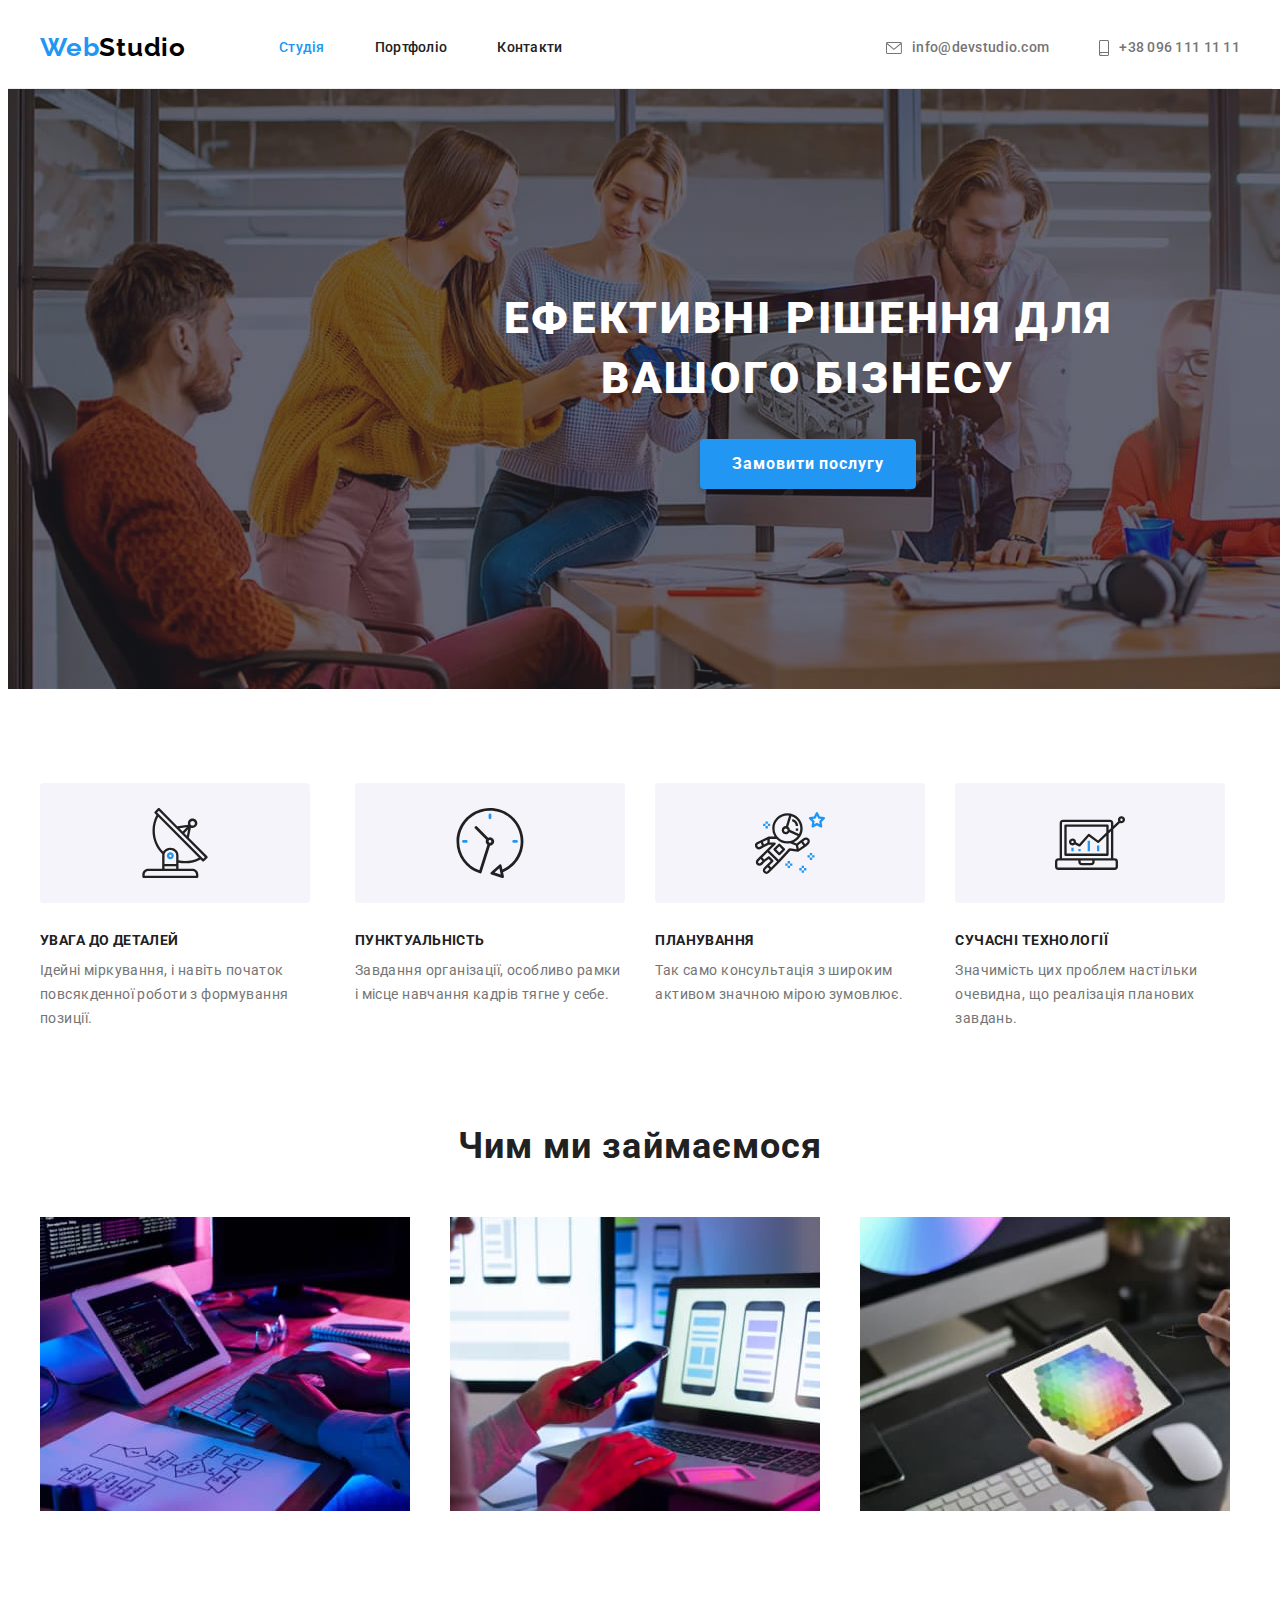
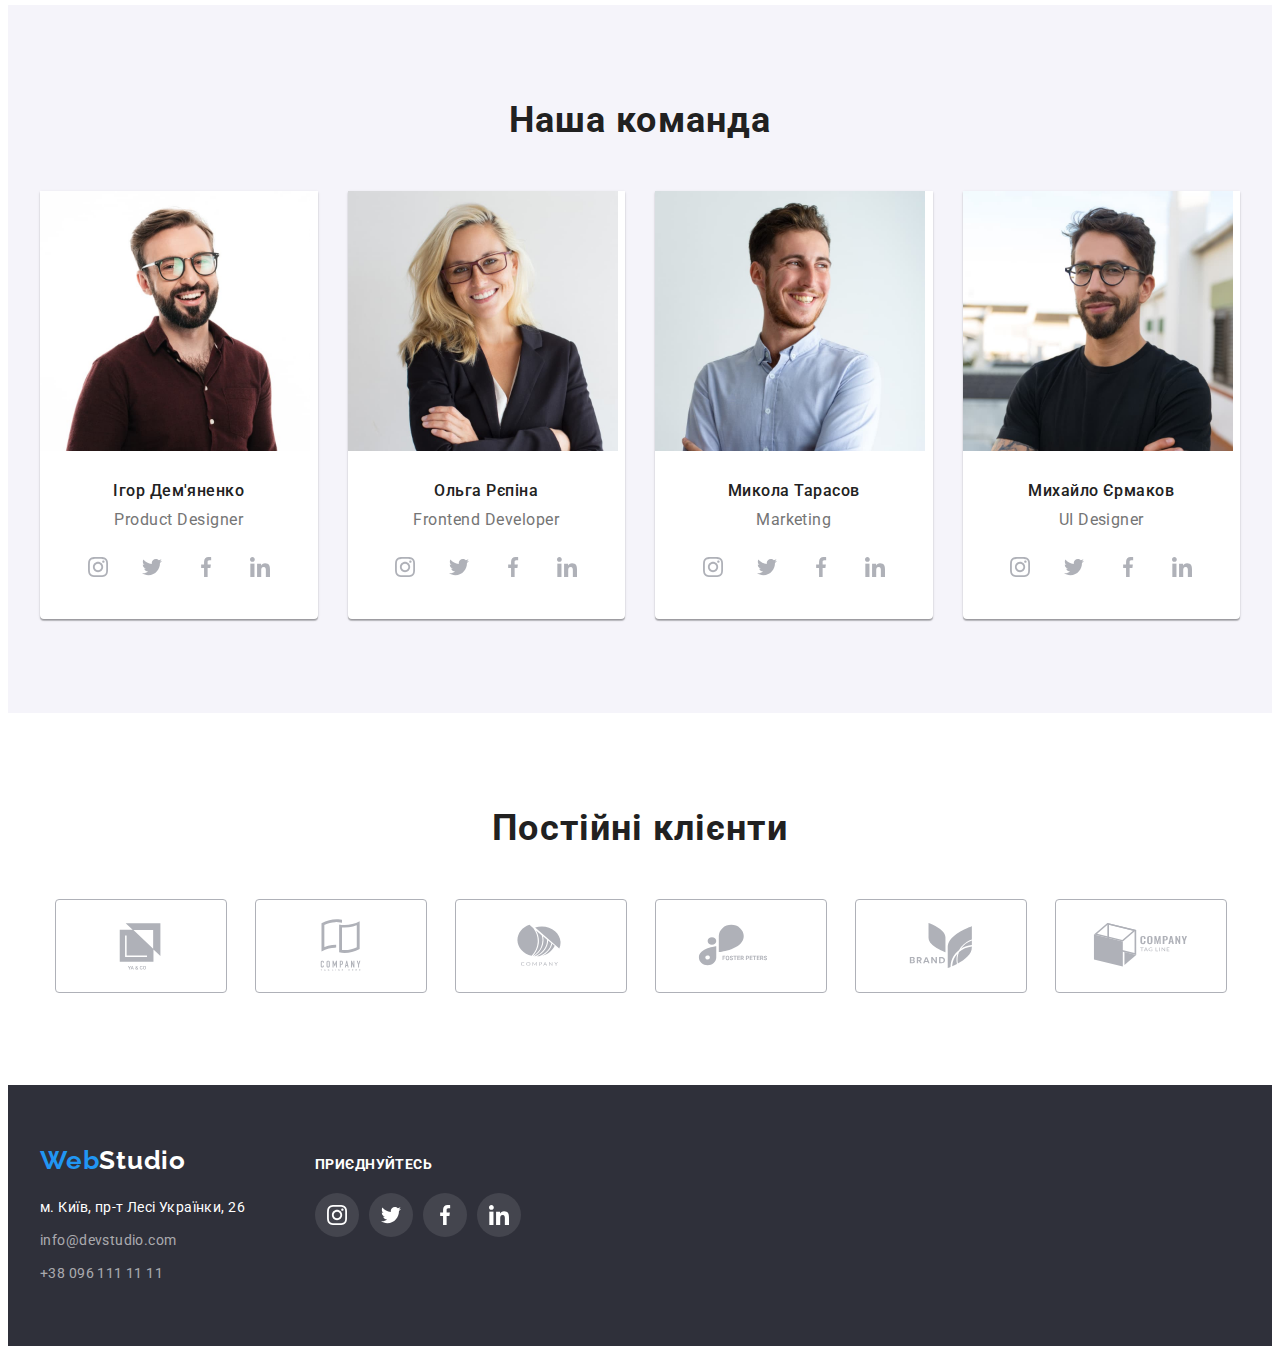
<file: index.html>
<!DOCTYPE html>
<html lang="uk">
  <head>
    <meta charset="UTF-8" />
    <meta http-equiv="X-UA-Compatible" content="IE=edge" />
    <meta name="viewport" content="width=device-width, initial-scale=1.0" />
    <link rel="preconnect" href="https://fonts.googleapis.com" />
    <link rel="preconnect" href="https://fonts.gstatic.com" crossorigin />
    <link
      href="https://fonts.googleapis.com/css2?family=Raleway:wght@700&family=Roboto:wght@400;500;700;900&display=swap"
      rel="stylesheet"
    />
    <link
      rel="stylesheet"
      href="https://cdnjs.cloudflare.com/ajax/libs/modern-normalize/1.1.0/modern-normalize.min.css"
      integrity="sha512-wpPYUAdjBVSE4KJnH1VR1HeZfpl1ub8YT/NKx4PuQ5NmX2tKuGu6U/JRp5y+Y8XG2tV+wKQpNHVUX03MfMFn9Q=="
      crossorigin="anonymous"
      referrerpolicy="no-referrer"
    />
    <link rel="stylesheet" href="./css/styles.css" />
    <title>Вебстудія</title>
  </head>
  <body>
    <header class="headsite">
      <div class="container main-nav">
        <nav class="site-nav">
          <a href="./index.html" lang="en" class="logo">Web<span class="logo-dark">Studio</span></a>
          <ul class="otherpages-list list">
            <li class="otherpages-item">
              <a href="./index.html" class="otherpages-link link current">Студія</a>
            </li>
            <li class="otherpages-item">
              <a href="./portfolio.html" target="_parent" class="otherpages-link link">Портфоліо</a>
            </li>
            <li class="otherpages-item"><a href="#" class="otherpages-link link">Контакти</a></li>
          </ul>
        </nav>
        <ul class="contacts-list list">
          <li class="contacts-item">
            <a href="mailto:info@devstudio.com" lang="en" class="contacts-link link">
              <svg class="contacts-icon-mail" width="16" height="12">
                <use href="./images/symbol-defso.svg#icon-envelope"></use>
              </svg>
              info@devstudio.com</a
            >
          </li>
          <li class="contacts-item">
            <a href="tel:+380961111111" class="contacts-link link">
              <svg class="contacts-icon-tel" width="10" height="16">
                <use href="./images/symbol-defso.svg#icon-smartphone"></use>
              </svg>

              +38 096 111 11 11</a
            >
          </li>
        </ul>
      </div>
    </header>
    <main>
      <section class="hero">
        <div class="container">
          <h1 class="hero-title">Ефективні рішення для вашого бізнесу</h1>
          <button type="button" class="hero-button button">Замовити послугу</button>
        </div>
      </section>
      <section class="section">
        <div class="container">
          <h2 class="benefits-title">Наші переваги</h2>
          <ul class="benefits-list list">
            <li class="benefits-item">
              <div class="benefits-icon-container">
                <svg width="70" height="70">
                  <use href="./images/symbol-defso.svg#icon-antenna"></use>
                </svg>
              </div>
              <h3 class="benefits-subtitle">Увага до деталей</h3>
              <p class="benefits-ph">
                Ідейні міркування, і навіть початок повсякденної роботи з формування позиції.
              </p>
            </li>
            <li class="benefits-item">
              <div class="benefits-icon-container">
                <svg width="70" height="70">
                  <use href="./images/symbol-defso.svg#icon-clock"></use>
                </svg>
              </div>
              <h3 class="benefits-subtitle">Пунктуальність</h3>
              <p class="benefits-ph">
                Завдання організації, особливо рамки і місце навчання кадрів тягне у себе.
              </p>
            </li>
            <li class="benefits-item">
              <div class="benefits-icon-container">
                <svg width="70" height="70">
                  <use href="./images/symbol-defso.svg#icon-astronaut"></use>
                </svg>
              </div>
              <h3 class="benefits-subtitle">Планування</h3>
              <p class="benefits-ph">
                Так само консультація з широким активом значною мірою зумовлює.
              </p>
            </li>
            <li class="benefits-item">
              <div class="benefits-icon-container">
                <svg width="70" height="70">
                  <use href="./images/symbol-defso.svg#icon-diagram"></use>
                </svg>
              </div>
              <h3 class="benefits-subtitle">Сучасні технології</h3>
              <p class="benefits-ph">
                Значимість цих проблем настільки очевидна, що реалізація планових завдань.
              </p>
            </li>
          </ul>
        </div>
      </section>
      <section class="section what-we-do">
        <div class="container">
          <h2 class="what-we-do-title title">Чим ми займаємося</h2>
          <ul class="what-we-do-list list">
            <li class="what-we-to-do-item">
              <img
                src="./images/img.jpg"
                alt="програміст на ноутбуком"
                class="what-we-to-do-img"
                width="370"
              />
            </li>
            <li class="what-we-to-do-item">
              <img
                src="./images/img1.jpg"
                alt="розробник мобільних додатків"
                class="what-we-to-do-img"
                width="370"
              />
            </li>
            <li class="what-we-to-do-item">
              <img
                src="./images/img2.jpg"
                alt="креативний дизайнер"
                class="what-we-to-do-img"
                width="370"
              />
            </li>
          </ul>
        </div>
      </section>
      <section class="section our-team">
        <div class="container">
          <h2 class="our-team-title title">Наша команда</h2>
          <ul class="our-team-list list">
            <li class="our-team-item">
              <img
                src="./images/productdesigner.jpg"
                alt="фото Ігора Дем'яненко"
                class="our-team-img"
                width="270"
              />
              <div class="our-team-names">
                <h3 class="our-team-subtitle">Ігор Дем'яненко</h3>
                <p class="our-team-ph" lang="en">Product Designer</p>
                <ul class="soc-list list">
                  <li class="soc-item">
                    <a
                      href="https://www.instagram.com"
                      target="_blank"
                      rel="noopener noreferrer"
                      class="soc-link link"
                    >
                      <svg class="soc-icon" width="20" height="20">
                        <use href="./images/symbol-defso.svg#icon-instagram"></use></svg
                    ></a>
                  </li>
                  <li class="soc-item">
                    <a
                      href="https://twitter.com"
                      target="_blank"
                      rel="noopener noreferrer nofollov"
                      class="soc-link link"
                    >
                      <svg class="soc-icon" width="20" height="20">
                        <use href="./images/symbol-defso.svg#icon-twitter"></use></svg
                    ></a>
                  </li>
                  <li class="soc-item">
                    <a
                      href="https://facebook.com"
                      target="_blank"
                      rel="noopener noreferrer nofollov"
                      class="soc-link link"
                    >
                      <svg class="soc-icon" width="20" height="20">
                        <use href="./images/symbol-defso.svg#icon-facebook"></use></svg
                    ></a>
                  </li>
                  <li class="soc-item">
                    <a
                      href="https://linkedin.com"
                      target="_blank"
                      rel="noopener noreferrer nofollov"
                      class="soc-link link"
                    >
                      <svg class="soc-icon" width="20" height="20">
                        <use href="./images/symbol-defso.svg#icon-linkedin"></use></svg
                    ></a>
                  </li>
                </ul>
              </div>
            </li>
            <li class="our-team-item">
              <img
                src="./images/frontenddeveloper.jpg"
                alt="фото Ольги Рєпіної"
                class="our-team-img"
                width="270"
              />
              <div class="our-team-names">
                <h3 class="our-team-subtitle">Ольга Рєпіна</h3>
                <p class="our-team-ph" lang="en">Frontend Developer</p>
                <ul class="soc-list list">
                  <li class="soc-item">
                    <a
                      href="https://www.instagram.com"
                      target="_blank"
                      rel="noopener noreferrer"
                      class="soc-link link"
                    >
                      <svg class="soc-icon" width="20" height="20">
                        <use href="./images/symbol-defso.svg#icon-instagram"></use></svg
                    ></a>
                  </li>
                  <li class="soc-item">
                    <a
                      href="https://twitter.com"
                      target="_blank"
                      rel="noopener noreferrer nofollov"
                      class="soc-link link"
                    >
                      <svg class="soc-icon" width="20" height="20">
                        <use href="./images/symbol-defso.svg#icon-twitter"></use></svg
                    ></a>
                  </li>
                  <li class="soc-item">
                    <a
                      href="https://facebook.com"
                      target="_blank"
                      rel="noopener noreferrer nofollov"
                      class="soc-link link"
                    >
                      <svg class="soc-icon" width="20" height="20">
                        <use href="./images/symbol-defso.svg#icon-facebook"></use></svg
                    ></a>
                  </li>
                  <li class="soc-item">
                    <a
                      href="https://linkedin.com"
                      target="_blank"
                      rel="noopener noreferrer nofollov"
                      class="soc-link link"
                    >
                      <svg class="soc-icon" width="20" height="20">
                        <use href="./images/symbol-defso.svg#icon-linkedin"></use></svg
                    ></a>
                  </li>
                </ul>
              </div>
            </li>
            <li class="our-team-item">
              <img
                src="./images/marketing.jpg"
                alt="фото Миколи Тарасова"
                class="our-team-img"
                width="270"
              />
              <div class="our-team-names">
                <h3 class="our-team-subtitle">Микола Тарасов</h3>
                <p class="our-team-ph" lang="en">Marketing</p>
                <ul class="soc-list list">
                  <li class="soc-item">
                    <a
                      href="https://www.instagram.com"
                      target="_blank"
                      rel="noopener noreferrer"
                      class="soc-link link"
                    >
                      <svg class="soc-icon" width="20" height="20">
                        <use href="./images/symbol-defso.svg#icon-instagram"></use></svg
                    ></a>
                  </li>
                  <li class="soc-item">
                    <a
                      href="https://twitter.com"
                      target="_blank"
                      rel="noopener noreferrer nofollov"
                      class="soc-link link"
                    >
                      <svg class="soc-icon" width="20" height="20">
                        <use href="./images/symbol-defso.svg#icon-twitter"></use></svg
                    ></a>
                  </li>
                  <li class="soc-item">
                    <a
                      href="https://facebook.com"
                      target="_blank"
                      rel="noopener noreferrer nofollov"
                      class="soc-link link"
                    >
                      <svg class="soc-icon" width="20" height="20">
                        <use href="./images/symbol-defso.svg#icon-facebook"></use></svg
                    ></a>
                  </li>
                  <li class="soc-item">
                    <a
                      href="https://linkedin.com"
                      target="_blank"
                      rel="noopener noreferrer nofollov"
                      class="soc-link link"
                    >
                      <svg class="soc-icon" width="20" height="20">
                        <use href="./images/symbol-defso.svg#icon-linkedin"></use></svg
                    ></a>
                  </li>
                </ul>
              </div>
            </li>
            <li class="our-team-item">
              <img
                src="./images/uidesigner.jpg"
                alt="фото Михайла Єрмакова"
                class="our-team-img"
                width="270"
              />
              <div class="our-team-names">
                <h3 class="our-team-subtitle">Михайло Єрмаков</h3>
                <p class="our-team-ph" lang="en">UI Designer</p>
                <ul class="soc-list list">
                  <li class="soc-item">
                    <a
                      href="https://www.instagram.com"
                      target="_blank"
                      rel="noopener noreferrer"
                      class="soc-link link"
                    >
                      <svg class="soc-icon" width="20" height="20">
                        <use href="./images/symbol-defso.svg#icon-instagram"></use></svg
                    ></a>
                  </li>
                  <li class="soc-item">
                    <a
                      href="https://twitter.com"
                      target="_blank"
                      rel="noopener noreferrer nofollov"
                      class="soc-link link"
                    >
                      <svg class="soc-icon" width="20" height="20">
                        <use href="./images/symbol-defso.svg#icon-twitter"></use></svg
                    ></a>
                  </li>
                  <li class="soc-item">
                    <a
                      href="https://facebook.com"
                      target="_blank"
                      rel="noopener noreferrer nofollov"
                      class="soc-link link"
                    >
                      <svg class="soc-icon" width="20" height="20">
                        <use href="./images/symbol-defso.svg#icon-facebook"></use></svg
                    ></a>
                  </li>
                  <li class="soc-item">
                    <a
                      href="https://linkedin.com"
                      target="_blank"
                      rel="noopener noreferrer nofollov"
                      class="soc-link link"
                    >
                      <svg class="soc-icon" width="20" height="20">
                        <use href="./images/symbol-defso.svg#icon-linkedin"></use></svg
                    ></a>
                  </li>
                </ul>
              </div>
            </li>
          </ul>
        </div>
      </section>
      <section class="section">
        <div class="container">
          <h2 class="regular-customers-title title">Постійні клієнти</h2>
          <ul class="regular-customer-list list">
            <li class="regular-customer-item">
              <a href="#" class="regular-customer-link link">
                <svg class="regular-customer-icon" width="106px" height="60px">
                  <use href="./images/symbol-defso.svg#icon-logoa"></use>
                </svg>
              </a>
            </li>
            <li class="regular-customer-item">
              <a href="#" class="regular-customer-link link">
                <svg class="regular-customer-icon" width="106px" height="60px">
                  <use href="./images/symbol-defso.svg#icon-logob"></use>
                </svg>
              </a>
            </li>
            <li class="regular-customer-item">
              <a href="#" class="regular-customer-link link">
                <svg class="regular-customer-icon" width="106px" height="60px">
                  <use href="./images/symbol-defso.svg#icon-logoc"></use>
                </svg>
              </a>
            </li>
            <li class="regular-customer-item">
              <a href="#" class="regular-customer-link link">
                <svg class="regular-customer-icon" width="106px" height="60px">
                  <use href="./images/symbol-defso.svg#icon-logod"></use>
                </svg>
              </a>
            </li>
            <li class="regular-customer-item">
              <a href="#" class="regular-customer-link link">
                <svg class="regular-customer-icon" width="106px" height="60px">
                  <use href="./images/symbol-defso.svg#icon-logoe"></use>
                </svg>
              </a>
            </li>
            <li class="regular-customer-item">
              <a href="#" class="regular-customer-link link">
                <svg class="regular-customer-icon" width="106px" height="60px">
                  <use href="./images/symbol-defso.svg#icon-logof"></use>
                </svg>
              </a>
            </li>
          </ul>
        </div>
      </section>
    </main>
    <footer class="footsite">
      <div class="container foot">
        <div class="left-foot">
          <a href="#" lang="en" class="logo">Web<span class="logo-light">Studio</span></a>
          <address class="address-section">
            <ul class="address-list list">
              <li class="address-item">
                <a
                  href="https://www.google.com/maps/place/%D0%B1%D1%83%D0%BB%D1%8C%D0%B2%D0%B0%D1%80+%D0%9B%D0%B5%D1%81%D1%96+%D0%A3%D0%BA%D1%80%D0%B0%D1%97%D0%BD%D0%BA%D0%B8,+26,+%D0%9A%D0%B8%D1%97%D0%B2,+02000/@50.4265807,30.5383858,17z/data=!3m1!4b1!4m5!3m4!1s0x40d4cf0e033ecbe9:0x57a4dffefec77da0!8m2!3d50.4265807!4d30.5383858"
                  target="_blank"
                  rel="noopener noreferrer nofollow"
                  class="addressmap-link link"
                >
                  м. Київ, пр-т Лесі Українки, 26
                </a>
              </li>
              <li class="address-item">
                <a href="mailto:info@devstudio.com" lang="en" class="mail-and-tel-link link"
                  >info@devstudio.com</a
                >
              </li>
              <li class="address-item">
                <a href="tel:+380961111111" class="mail-and-tel-link link">+38 096 111 11 11</a>
              </li>
            </ul>
          </address>
        </div>
        <div class="action">
          <h3 class="action-title">Приєднуйтесь</h3>
          <ul class="action-list list">
            <li class="soc-item">
              <a
                href="https://www.instagram.com"
                target="_blank"
                rel="noopener noreferrer"
                class="soc-link link"
              >
                <svg class="soc-icon" width="20" height="20">
                  <use href="./images/symbol-defso.svg#icon-instagram"></use></svg
              ></a>
            </li>
            <li class="soc-item">
              <a
                href="https://twitter.com"
                target="_blank"
                rel="noopener noreferrer nofollov"
                class="soc-link link"
              >
                <svg class="soc-icon" width="20" height="20">
                  <use href="./images/symbol-defso.svg#icon-twitter"></use></svg
              ></a>
            </li>
            <li class="soc-item">
              <a
                href="https://facebook.com"
                target="_blank"
                rel="noopener noreferrer nofollov"
                class="soc-link link"
              >
                <svg class="soc-icon" width="20" height="20">
                  <use href="./images/symbol-defso.svg#icon-facebook"></use></svg
              ></a>
            </li>
            <li class="soc-item">
              <a
                href="https://linkedin.com"
                target="_blank"
                rel="noopener noreferrer nofollov"
                class="soc-link link"
              >
                <svg class="soc-icon" width="20" height="20">
                  <use href="./images/symbol-defso.svg#icon-linkedin"></use></svg
              ></a>
            </li>
          </ul>
        </div>
      </div>
    </footer>
  </body>
</html>
</file>
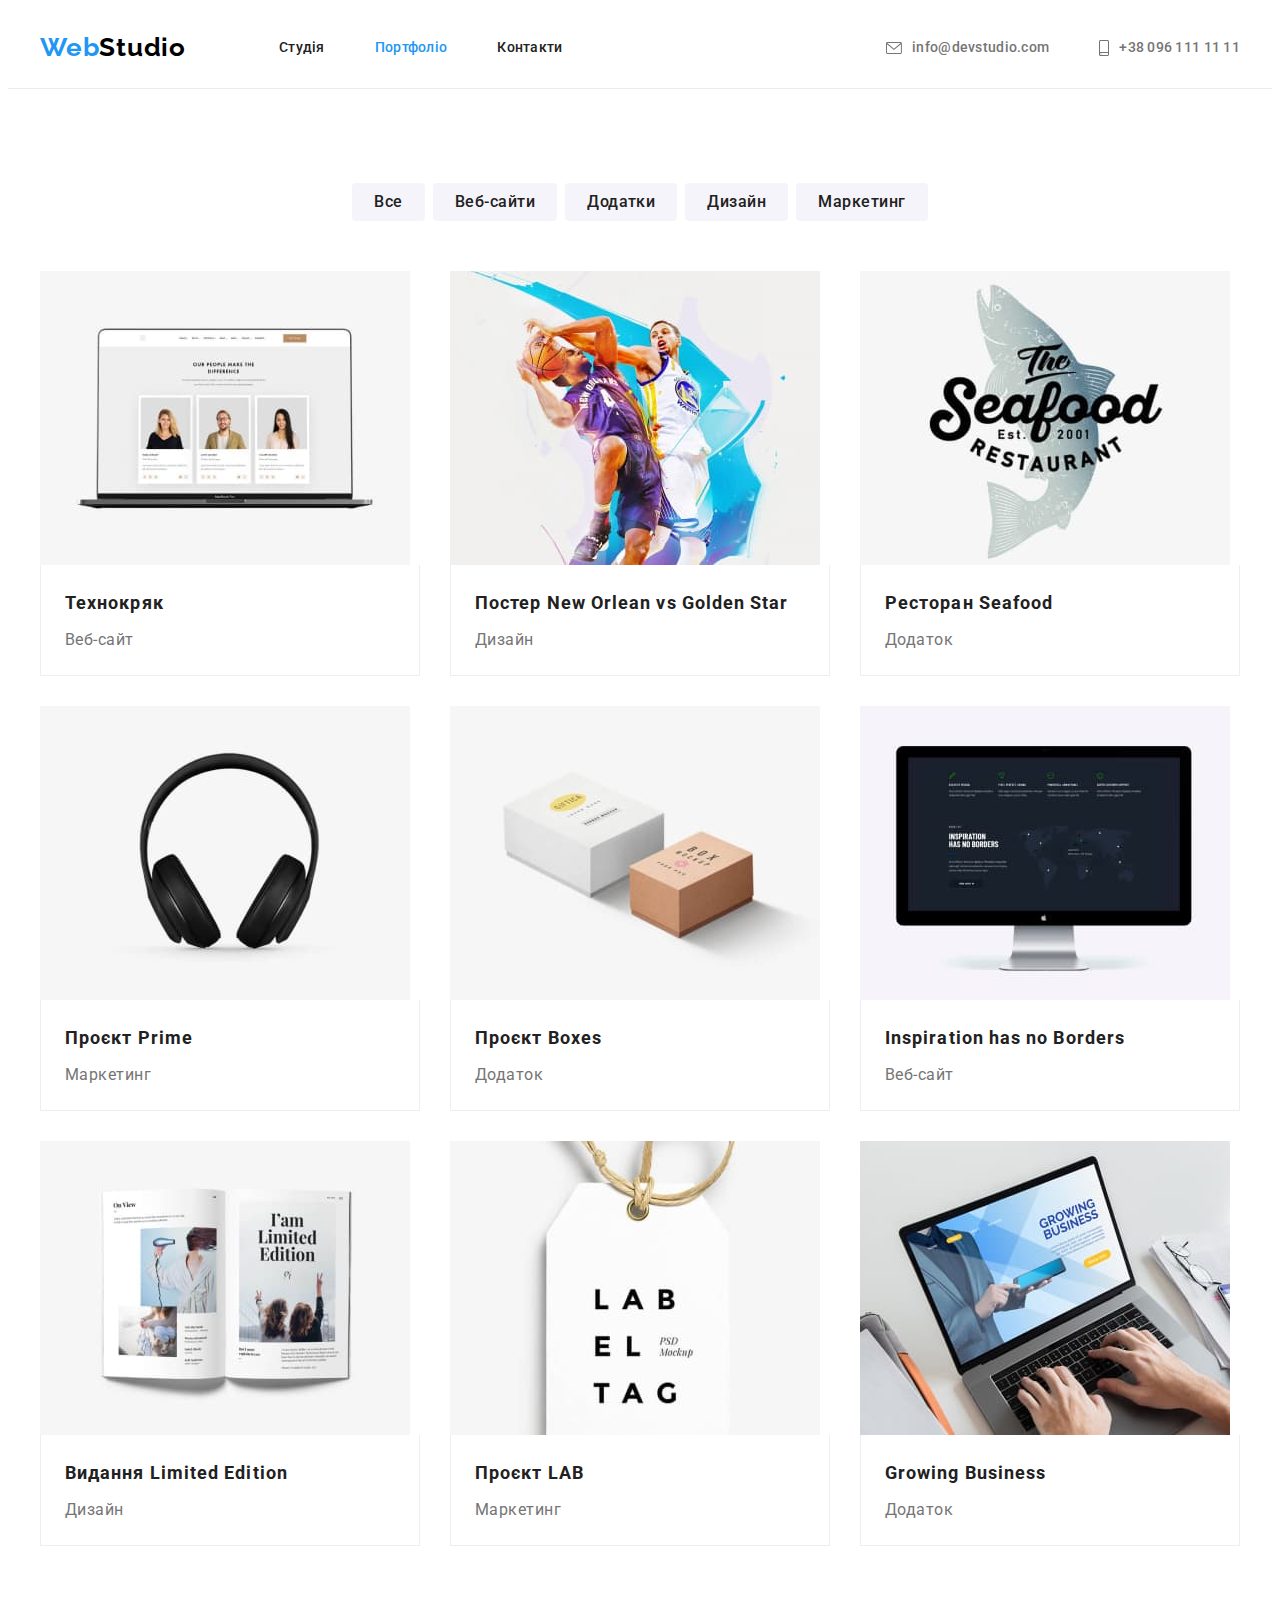
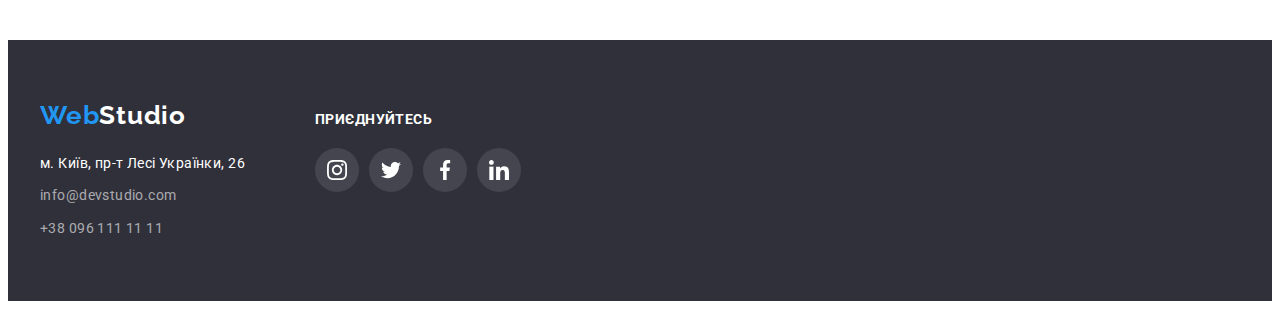
<file: portfolio.html>
<!DOCTYPE html>
<html lang="uk">
  <head>
    <meta charset="UTF-8" />
    <meta http-equiv="X-UA-Compatible" content="IE=edge" />
    <meta name="viewport" content="width=device-width, initial-scale=1.0" />
    <link rel="preconnect" href="https://fonts.googleapis.com" />
    <link rel="preconnect" href="https://fonts.gstatic.com" crossorigin />
    <link
      href="https://fonts.googleapis.com/css2?family=Raleway:wght@700&family=Roboto:wght@400;500;700;900&display=swap"
      rel="stylesheet"
    />
    <link
      rel="stylesheet"
      href="https://cdnjs.cloudflare.com/ajax/libs/modern-normalize/1.1.0/modern-normalize.min.css"
      integrity="sha512-wpPYUAdjBVSE4KJnH1VR1HeZfpl1ub8YT/NKx4PuQ5NmX2tKuGu6U/JRp5y+Y8XG2tV+wKQpNHVUX03MfMFn9Q=="
      crossorigin="anonymous"
      referrerpolicy="no-referrer"
    />
    <link rel="stylesheet" href="./css/styles.css" />
    <title>Портфоліо вебстудії</title>
  </head>
  <body>
    <header class="headsite">
      <div class="container main-nav">
        <nav class="site-nav">
          <a href="./index.html" lang="en" class="logo">Web<span class="logo-dark">Studio</span></a>
          <ul class="otherpages-list list">
            <li class="otherpages-item">
              <a href="./index.html" class="otherpages-link link">Студія</a>
            </li>
            <li class="otherpages-item">
              <a href="./portfolio.html" target="_parent" class="otherpages-link link current"
                >Портфоліо</a
              >
            </li>
            <li class="otherpages-item"><a href="#" class="otherpages-link link">Контакти</a></li>
          </ul>
        </nav>
        <ul class="contacts-list list">
          <li class="contacts-item">
            <a href="mailto:info@devstudio.com" lang="en" class="contacts-link link">
              <svg class="contacts-icon-mail" width="16" height="12">
                <use href="./images/symbol-defso.svg#icon-envelope"></use>
              </svg>
              info@devstudio.com</a
            >
          </li>
          <li class="contacts-item">
            <a href="tel:+380961111111" class="contacts-link link">
              <svg class="contacts-icon-tel" width="10" height="16">
                <use href="./images/symbol-defso.svg#icon-smartphone"></use>
              </svg>

              +38 096 111 11 11</a
            >
          </li>
        </ul>
      </div>
    </header>
    <main>
      <section class="section">
        <div class="container">
          <h1 class="examples-title">Приклади робіт</h1>
          <ul class="filters-list list">
            <li class="filters-item">
              <button type="button" class="filters-button button">Все</button>
            </li>
            <li class="filters-item">
              <button type="button" class="filters-button button">Веб-сайти</button>
            </li>
            <li class="filters-item">
              <button type="button" class="filters-button button">Додатки</button>
            </li>
            <li class="filters-item">
              <button type="button" class="filters-button button">Дизайн</button>
            </li>
            <li class="filters-item">
              <button type="button" class="filters-button button">Маркетинг</button>
            </li>
          </ul>
          <ul class="examples-list list">
            <li class="examples-item">
              <a href="#" class="examples-link link">
              <img
                src="./images/tehnokryak.jpg"
                alt="приклад веб-сайту"
                class="examples-img"
                width="370"
              />
              <div class="examples-box">
                <h2 class="examples-subtitle">Технокряк</h2>
                <p class="examples-ph">Веб-сайт</p>
              </div>
              </a>
            </li>
            <li class="examples-item">
              <a href="#" class="examples-link link">
              <img
                src="./images/poster.jpg"
                alt="афіша баскетбольного матчу"
                class="examples-img"
                width="370"
              />
              <div class="examples-box">
                <h2 class="examples-subtitle">
                  Постер <span lang="en">New Orlean vs Golden Star</span>
                </h2>
                </a>
                <p class="examples-ph">Дизайн</p>
              </div>
            </li>
            <li class="examples-item">
              <a href="#" class="examples-link link">
              <img
                src="./images/sea.jpg"
                alt="приклад додатку для ресторану"
                class="examples-img"
                width="370"
              />
              <div class="examples-box">
                <h2 class="examples-subtitle">Ресторан <span lang="en">Seafood</span></h2>
                <p class="examples-ph">Додаток</p>
              </div>
              </a>
            </li>
            <li class="examples-item">
              <a href="#" class="examples-link link">
              <img
                src="./images/prime.jpg"
                alt="аудіо-навушники"
                class="examples-img"
                width="370"
              />
              <div class="examples-box">
                <h2 class="examples-subtitle">Проєкт <span lang="en">Prime</span></h2>
                <p class="examples-ph">Маркетинг</p>
              </div>
              </a>
            </li>
            <li class="examples-item">
              <a href="#" class="examples-link link">
              <img
                src="./images/boxes.jpg"
                alt="приклад додатку"
                class="examples-img"
                width="370"
              />
              <div class="examples-box">
                <h2 class="examples-subtitle">Проєкт <span lang="en">Boxes</span></h2>
                <p class="examples-ph">Додаток</p>
              </div>
              </a>
            </li>
            <li class="examples-item">
              <a href="#" class="examples-link link">
              <img
                src="./images/inspiration.jpg"
                alt="приклад веб-сайту"
                class="examples-img"
                width="370"
              />
              <div class="examples-box">
                <h2 class="examples-subtitle" lang="en">Inspiration has no Borders</h2>
                <p class="examples-ph">Веб-сайт</p>
              </div>
              </a>
            </li>
            <li class="examples-item">
              <a href="#" class="examples-link link">
              <img
                src="./images/le.jpg"
                alt="приклад дизайна журналу"
                class="examples-img"
                width="370"
              />
              <div class="examples-box">
                <h2 class="examples-subtitle">Видання <span lang="en">Limited Edition</span></h2>
                <p class="examples-ph">Дизайн</p>
              </div>
              </a>
            </li>
            <li class="examples-item">
              <a href="#" class="examples-link link">
              <img src="./images/lab.jpg" alt="лейба етикетка" class="examples-img" width="370" />

              <div class="examples-box">
                <h2 class="examples-subtitle">Проєкт <span lang="en">LAB</span></h2>
                <p class="examples-ph">Маркетинг</p>
              </div>
              </a>
            </li>
            <li class="examples-item">
              <a href="#" class="examples-link link">
              <img
                src="./images/growing.jpg"
                alt="приклад додатку для бізнесу"
                class="examples-img"
                width="370"
              />
              <div class="examples-box">
                <h2 class="examples-subtitle" lang="en">Growing Business</h2>
                <p class="examples-ph">Додаток</p>
              </div>
              </a>
            </li>
          </ul>
        </div>
      </section>
    </main>
    <footer class="footsite">
      <div class="container foot">
        <div class="left-foot">
          <a href="#" lang="en" class="logo">Web<span class="logo-light">Studio</span></a>
          <address class="address-section">
            <ul class="address-list list">
              <li class="address-item">
                <a
                  href="https://www.google.com/maps/place/%D0%B1%D1%83%D0%BB%D1%8C%D0%B2%D0%B0%D1%80+%D0%9B%D0%B5%D1%81%D1%96+%D0%A3%D0%BA%D1%80%D0%B0%D1%97%D0%BD%D0%BA%D0%B8,+26,+%D0%9A%D0%B8%D1%97%D0%B2,+02000/@50.4265807,30.5383858,17z/data=!3m1!4b1!4m5!3m4!1s0x40d4cf0e033ecbe9:0x57a4dffefec77da0!8m2!3d50.4265807!4d30.5383858"
                  target="_blank"
                  rel="noopener noreferrer nofollow"
                  class="addressmap-link link"
                >
                  м. Київ, пр-т Лесі Українки, 26
                </a>
              </li>
              <li class="address-item">
                <a href="mailto:info@devstudio.com" lang="en" class="mail-and-tel-link link"
                  >info@devstudio.com</a
                >
              </li>
              <li class="address-item">
                <a href="tel:+380961111111" class="mail-and-tel-link link">+38 096 111 11 11</a>
              </li>
            </ul>
          </address>
        </div>
        <div class="action">
          <h3 class="action-title">Приєднуйтесь</h3>
          <ul class="action-list list">
            <li class="soc-item">
              <a
                href="https://www.instagram.com"
                target="_blank"
                rel="noopener noreferrer"
                class="soc-link link"
              >
                <svg class="soc-icon" width="20" height="20">
                  <use href="./images/symbol-defso.svg#icon-instagram"></use></svg
              ></a>
            </li>
            <li class="soc-item">
              <a
                href="https://twitter.com"
                target="_blank"
                rel="noopener noreferrer nofollov"
                class="soc-link link"
              >
                <svg class="soc-icon" width="20" height="20">
                  <use href="./images/symbol-defso.svg#icon-twitter"></use></svg
              ></a>
            </li>
            <li class="soc-item">
              <a
                href="https://facebook.com"
                target="_blank"
                rel="noopener noreferrer nofollov"
                class="soc-link link"
              >
                <svg class="soc-icon" width="20" height="20">
                  <use href="./images/symbol-defso.svg#icon-facebook"></use></svg
              ></a>
            </li>
            <li class="soc-item">
              <a
                href="https://linkedin.com"
                target="_blank"
                rel="noopener noreferrer nofollov"
                class="soc-link link"
              >
                <svg class="soc-icon" width="20" height="20">
                  <use href="./images/symbol-defso.svg#icon-linkedin"></use></svg
              ></a>
            </li>
          </ul>
        </div>
      </div>
    </footer>
  </body>
</html>
</file>
<file: css/styles.css>
/* -------------general and logo----------------- */
:root {
  --accent-color: #2196f3;
  --normal-color: #ffffff;
  --primary-color: #212121;
  --minor-color: #757575;
  --secondary-color: #f5f4fa;
  --color-deco: #afb1b8;
}

body {
  font-family: 'Roboto', sans-serif;
  color: var(--primary-color);
}

h1,
h2,
h3,
p,
ul {
  margin: 0;
  padding-left: 0;
}

.title {
  font-size: 36px;
  line-height: 1.17;
  text-align: center;
  letter-spacing: 0.03em;
  margin-bottom: 50px;
}

.container {
  width: 1200px;
  padding: 0px 15px;
  margin: 0 auto;
}

.logo {
  font-family: 'Raleway';
  font-weight: 700;
  font-size: 26px;
  line-height: 1.2;
  letter-spacing: 0.03em;
  color: var(--accent-color);
  text-decoration: none;
}

.logo-dark {
  color: #000000;
}

.logo-light {
  color: var(--normal-color);
}

.list {
  list-style: none;
}

.link {
  text-decoration: none;
  color: currentColor;
  font-size: 14px;
}

.link:hover,
.link:focus {
  color: var(--accent-color);
  fill: var(--accent-color);
}

.button {
  font-family: inherit;
  border: none;
  cursor: pointer;
  font-size: 16px;
  padding: 0;
}

.section {
  padding-top: 94px;
  padding-bottom: 94px;
}

/* -------visually-hidden-title--------- */
.benefits-title,
.examples-title {
  position: absolute;
  white-space: nowrap;
  width: 1px;
  height: 1px;
  overflow: hidden;
  border: 0;
  padding: 0;
  clip: rect(0 0 0 0);
  clip-path: inset(50%);
  margin: -1px;
}
/* -----------------header-------------------- */
.headsite {
  border-bottom: 1px solid #ececec;
}
.site-nav .logo {
  padding-top: 24px;
  margin-right: 93px;
}
.site-nav,
.otherpages-list,
.main-nav,
.contacts-list {
  display: flex;
}

.main-nav {
  justify-content: space-between;
}

.otherpages-item:not(:last-child),
.contacts-item:not(:last-child) {
  margin-right: 50px;
}

.otherpages-link,
.contacts-link {
  font-weight: 500;
  line-height: 1.14;
  letter-spacing: 0.02em;
  color: inherit;
  display: block;
  padding: 32px 0px;
}

.contacts-link {
  display: flex;
  align-items: center;
  font-style: normal;
  color: var(--minor-color);
  fill: currentColor;
}

.current {
  color: var(--accent-color);
}

.contacts-icon-tel,
.contacts-icon-mail {
  margin-right: 10px;
}

/* ----------------section hero----------------- */

.hero {
  width: 1600px;
  margin: auto;
  background: linear-gradient(rgba(47, 48, 58, 0.4), rgba(47, 48, 58, 0.4)),
    url(../images/heroback.jpg), #2f303a;
  background-repeat: no-repeat;
  background-position: center;
  text-align: center;
  padding: 200px 0px;
}

.hero-title {
  max-width: 696px;
  font-weight: 900;
  font-size: 44px;
  line-height: 1.36;
  margin: 0 auto;
  margin-bottom: 30px;
  letter-spacing: 0.06em;
  text-transform: uppercase;
  color: var(--normal-color);
}

.hero-button {
  font-weight: 700;
  line-height: 1.88;
  letter-spacing: 0.06em;
  color: var(--normal-color);
  background-color: var(--accent-color);
  box-shadow: 0px 4px 4px rgba(0, 0, 0, 0.15);
  border-radius: 4px;
  padding: 10px 32px 10px 32px;
  min-width: 216px;
}

.hero-button:hover,
.hero-button:focus {
  color: var(--normal-color);
  background-color: #188ce8;
  box-shadow: 0px 4px 4px rgba(0, 0, 0, 0.15);
  border-radius: 4px;
}

/* -----------section benefits-------------- */

.benefits-list {
  display: flex;
  column-gap: 30px;
}

.benefits-item {
  flex-basis: calc((100%-90px) / 4);
}

.benefits-icon-container {
  display: flex;
  justify-content: center;
  align-items: center;
  background-color: var(--secondary-color);
  margin-bottom: 30px;
  width: 270px;
  height: 120px;
  border-radius: 4px;
}

.benefits-subtitle {
  margin-bottom: 10px;
  font-size: 14px;
  line-height: 1.14;
  letter-spacing: 0.03em;
  text-transform: uppercase;
}

.benefits-ph {
  font-size: 14px;
  line-height: 1.71;
  letter-spacing: 0.03em;
  color: var(--minor-color);
}

/*-----------------section what-we-do--------*/

.what-we-do {
  padding-top: 0;
}

.what-we-do-list {
  display: flex;
  column-gap: 30px;
}

.what-we-to-do-item {
  flex-basis: calc((100% - 60px) / 3);
}
img {
  display: block;
  max-width: 100%;
  height: auto;
}

/* ----------------section our-team ----------*/

.our-team {
  background-color: var(--secondary-color);
}

.our-team-list {
  text-align: center;
  display: flex;
  column-gap: 30px;
}

.our-team-item {
  flex-basis: calc((100% - 90px) / 4);
  background-color: var(--normal-color);
  box-shadow: 0px 1px 3px rgba(0, 0, 0, 0.12), 0px 1px 1px rgba(0, 0, 0, 0.14),
    0px 2px 1px rgba(0, 0, 0, 0.2);
  border-radius: 0px 0px 4px 4px;
}

.our-team-names {
  padding: 30px 0px;
}

.our-team-subtitle {
  font-weight: 500;
  font-size: 16px;
  line-height: 1.19;
  letter-spacing: 0.03em;
  margin-bottom: 10px;
}

.our-team-ph {
  font-size: 16px;
  line-height: 1.19;
  letter-spacing: 0.03em;
  margin-bottom: 16px;
  color: var(--minor-color);
}

.soc-list {
  display: flex;
  justify-content: center;
  gap: 10px;
}

.soc-link {
  display: flex;
  justify-content: center;
  align-items: center;
  width: 44px;
  height: 44px;
  border-radius: 50px;
  fill: var(--color-deco);
}

.soc-link:hover,
.soc-link:focus {
  fill: var(--normal-color);
  background-color: currentColor;
}

/* -------------regular-customer--------------- */

.regular-customer-list {
  display: flex;
  justify-content: center;
  gap: 30px;
}

.regular-customer-item {
  width: 170px;
  height: 92px;
}

.regular-customer-link {
  display: flex;
  align-items: center;
  justify-content: center;
  fill: var(--color-deco);
  width: 100%;
  height: 100%;
  border: 1px solid var(--color-deco);
  border-radius: 4px;
}

.regular-customer-link:hover,
.regular-customer-link:focus {
  border-color: currentColor;
}

/* ----------------footer-------------------- */
.footsite {
  background-color: #2f303a;
  padding-top: 60px;
  padding-bottom: 60px;
}

.foot {
  display: flex;
  align-items: baseline;
}

.left-foot {
  margin-right: 70px;
}

.address-section {
  margin-top: 20px;
}

.address-item:nth-child(n + 2) {
  margin-top: 9px;
}
.addressmap-link {
  font-style: normal;
  line-height: 1.71;
  letter-spacing: 0.03em;
  color: var(--normal-color);
}

.mail-and-tel-link {
  font-style: normal;
  line-height: 1.71;
  letter-spacing: 0.03em;
  color: rgba(255, 255, 255, 0.6);
}

.action-title {
  margin-bottom: 20px;
  font-size: 14px;
  line-height: 1.14;
  letter-spacing: 0.03em;
  text-transform: uppercase;
  color: var(--normal-color);
}

.action-list {
  display: flex;
  justify-content: center;
  gap: 10px;
}

.action-list .soc-link {
  display: flex;
  justify-content: center;
  align-items: center;
  width: 44px;
  height: 44px;
  border-radius: 50px;
  fill: var(--normal-color);
  background-color: rgba(255, 255, 255, 0.1);
}

.action-list .soc-link:hover,
.action-list .soc-link:focus {
  background-color: currentColor;
}

/* -------------portfolio-------------- */

.filters-list {
  display: flex;
  justify-content: center;
}

.filters-item:not(:last-child) {
  margin-right: 8px;
}

.filters-button {
  font-weight: 500;
  line-height: 1.63;
  letter-spacing: 0.03em;
  color: inherit;
  background-color: var(--secondary-color);
  border-radius: 4px;
  padding: 6px 22px 6px 22px;
}

.filters-button:hover,
.filters-button:focus {
  color: var(--normal-color);
  background-color: var(--accent-color);
  box-shadow: 0px 3px 1px rgba(0, 0, 0, 0.1), 0px 1px 2px rgba(0, 0, 0, 0.08),
    0px 2px 2px rgba(0, 0, 0, 0.12);
  border-radius: 4px;
}

.examples-list {
  margin-top: 50px;
  display: flex;
  flex-wrap: wrap;
  gap: 30px;
}

.examples-item {
  flex-basis: calc((100% - 60px) / 3);
  background-color: var(--normal-color);
}

.examples-link {
  display: block;
}

.examples-link:hover,
.examples-link:focus {
  color: inherit;
  box-shadow: 0px 1px 1px rgba(0, 0, 0, 0.12), 0px 4px 4px rgba(0, 0, 0, 0.06),
    1px 4px 6px rgba(0, 0, 0, 0.16);
}

.examples-subtitle {
  font-size: 18px;
  line-height: 2;
  letter-spacing: 0.06em;
  margin-bottom: 4px;
}

.examples-ph {
  font-size: 16px;
  line-height: 1.88;
  letter-spacing: 0.03em;
  color: var(--minor-color);
}

.examples-box {
  padding: 20px 24px 20px 24px;
  border: 1px solid #eeeeee;
  border-top: none;
}
</file>
